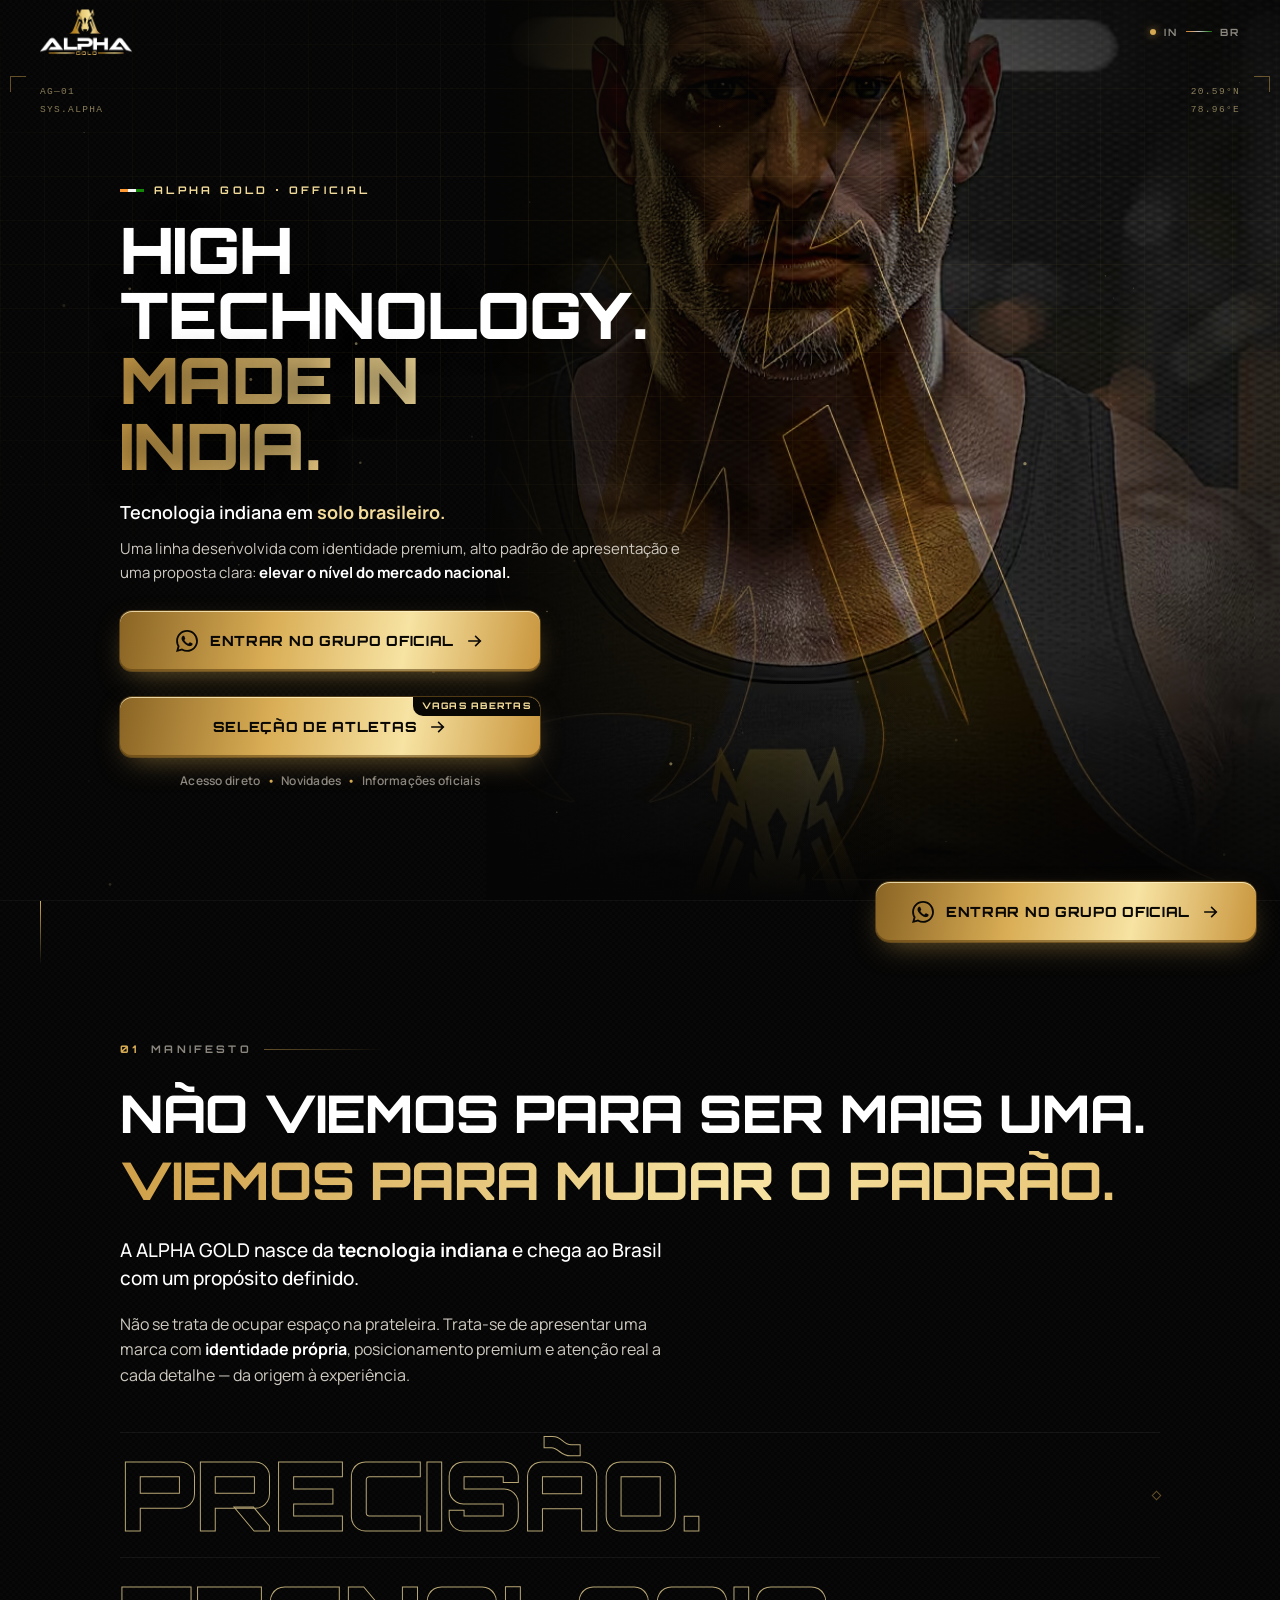
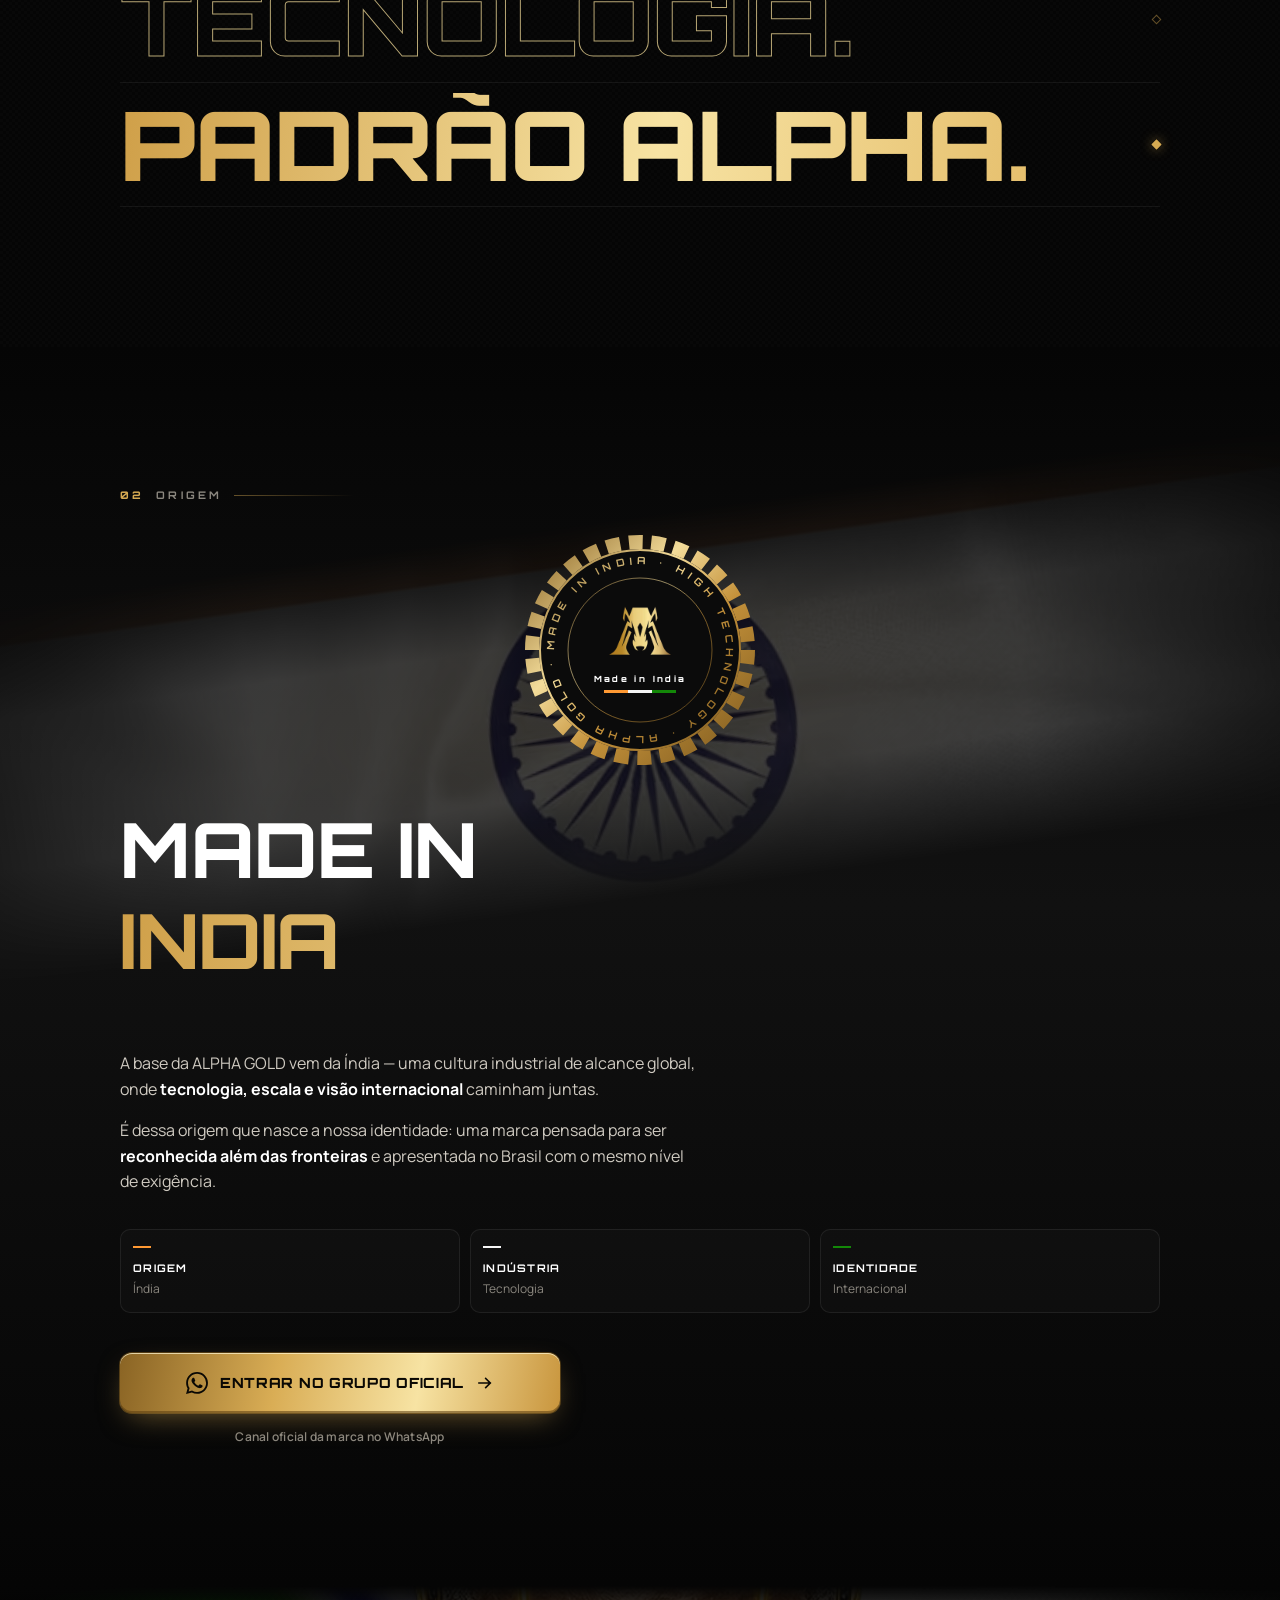
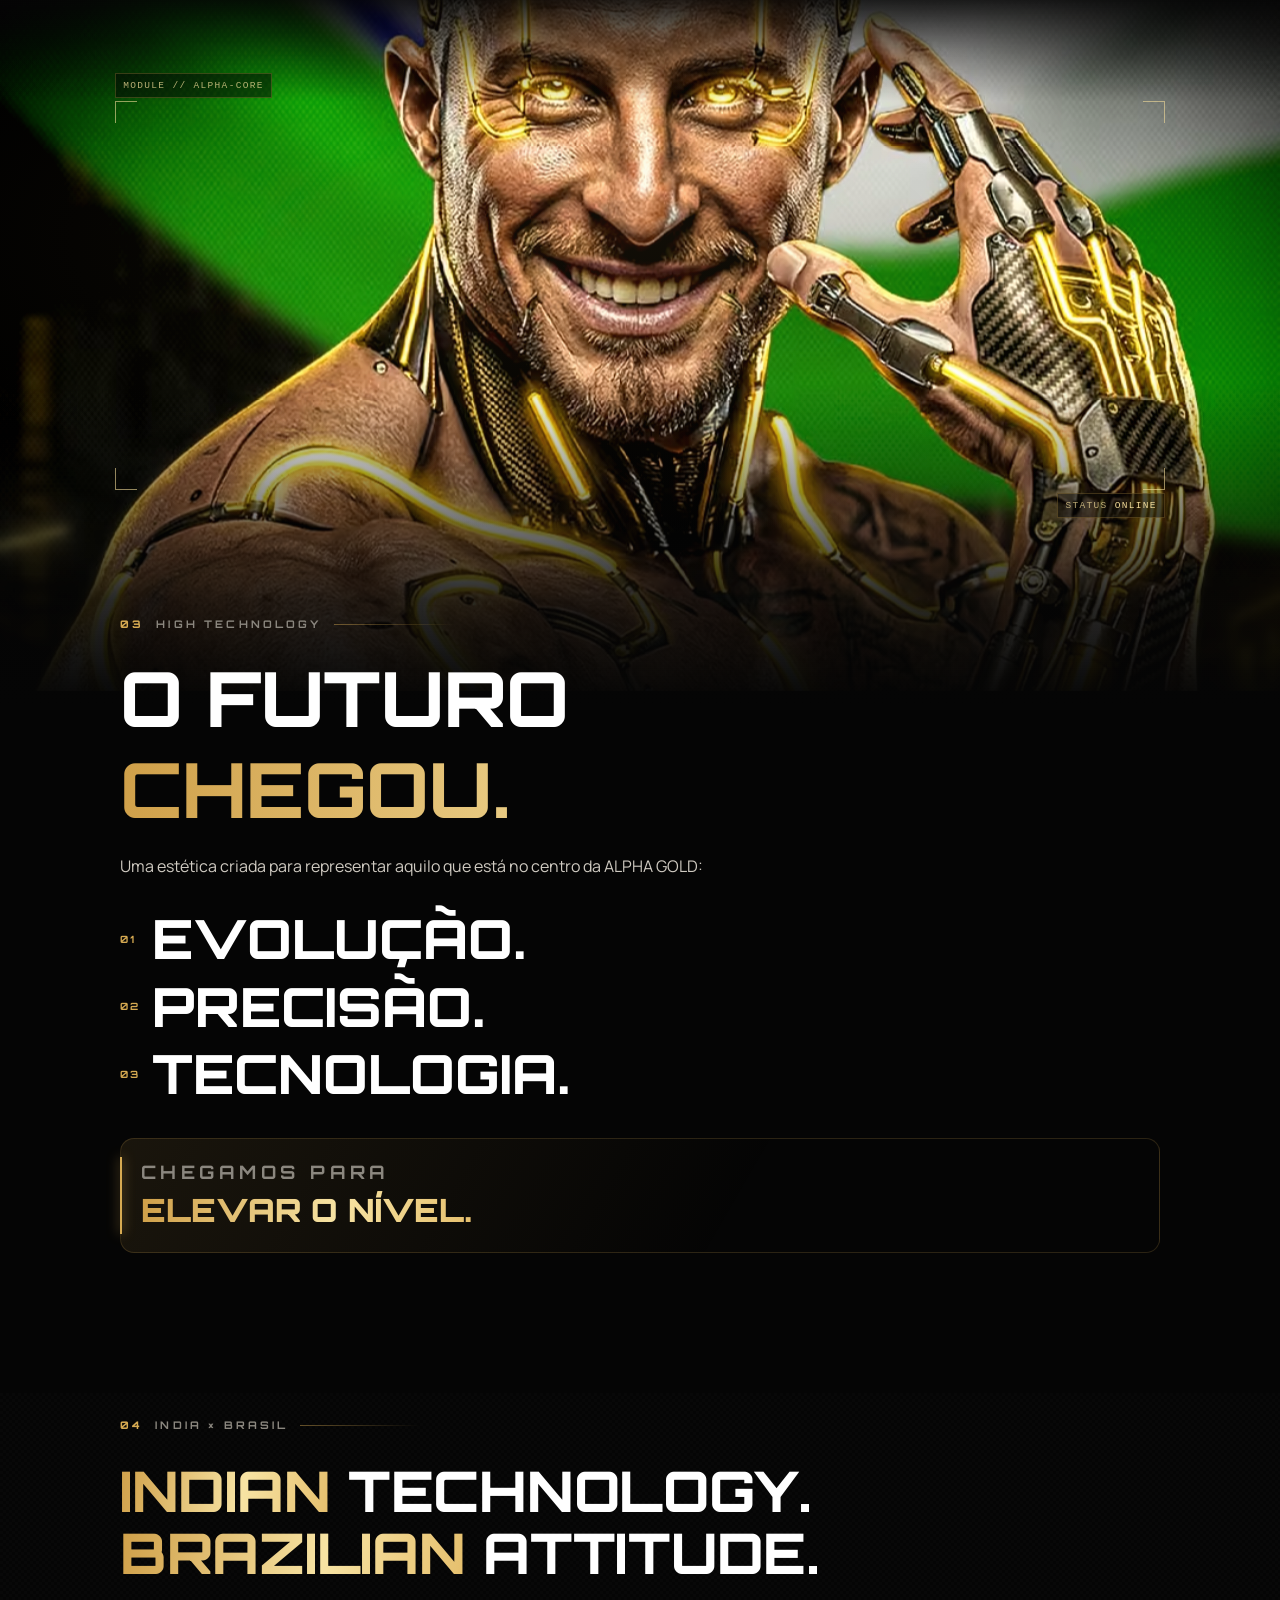
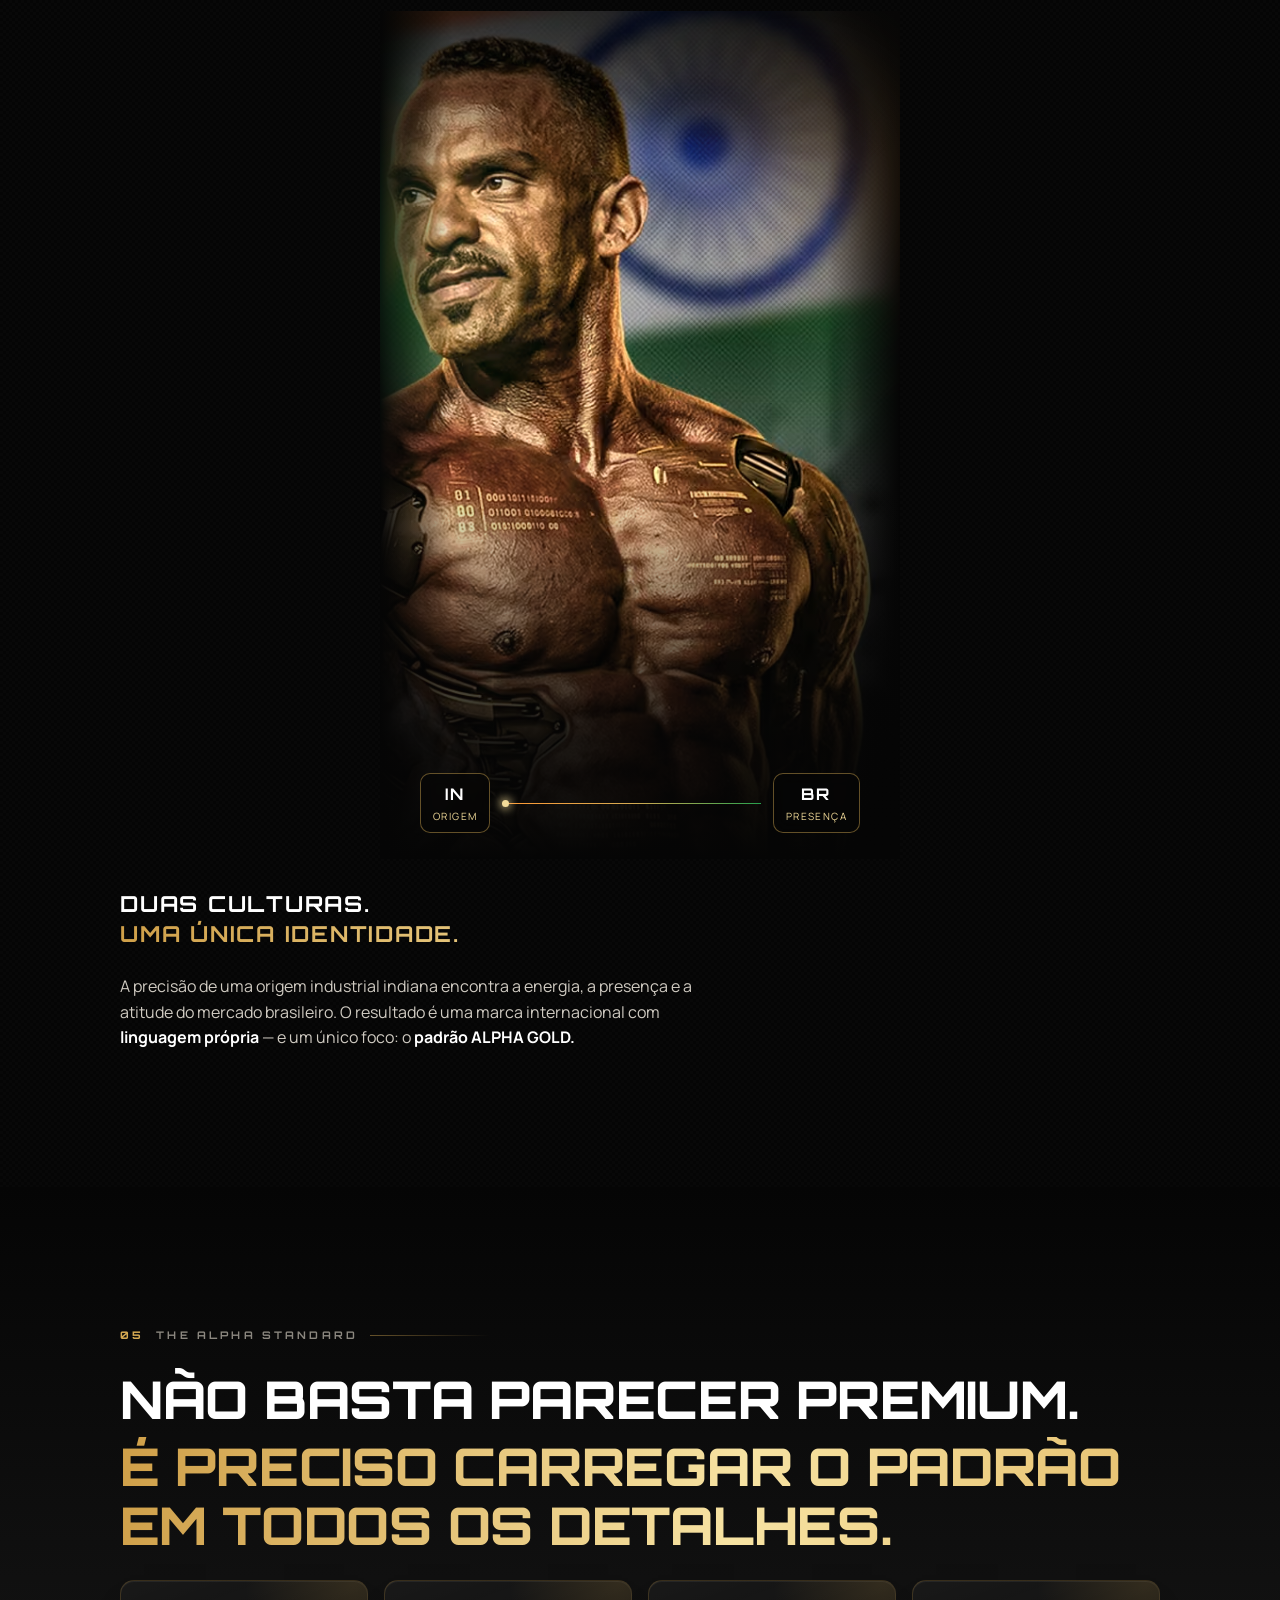
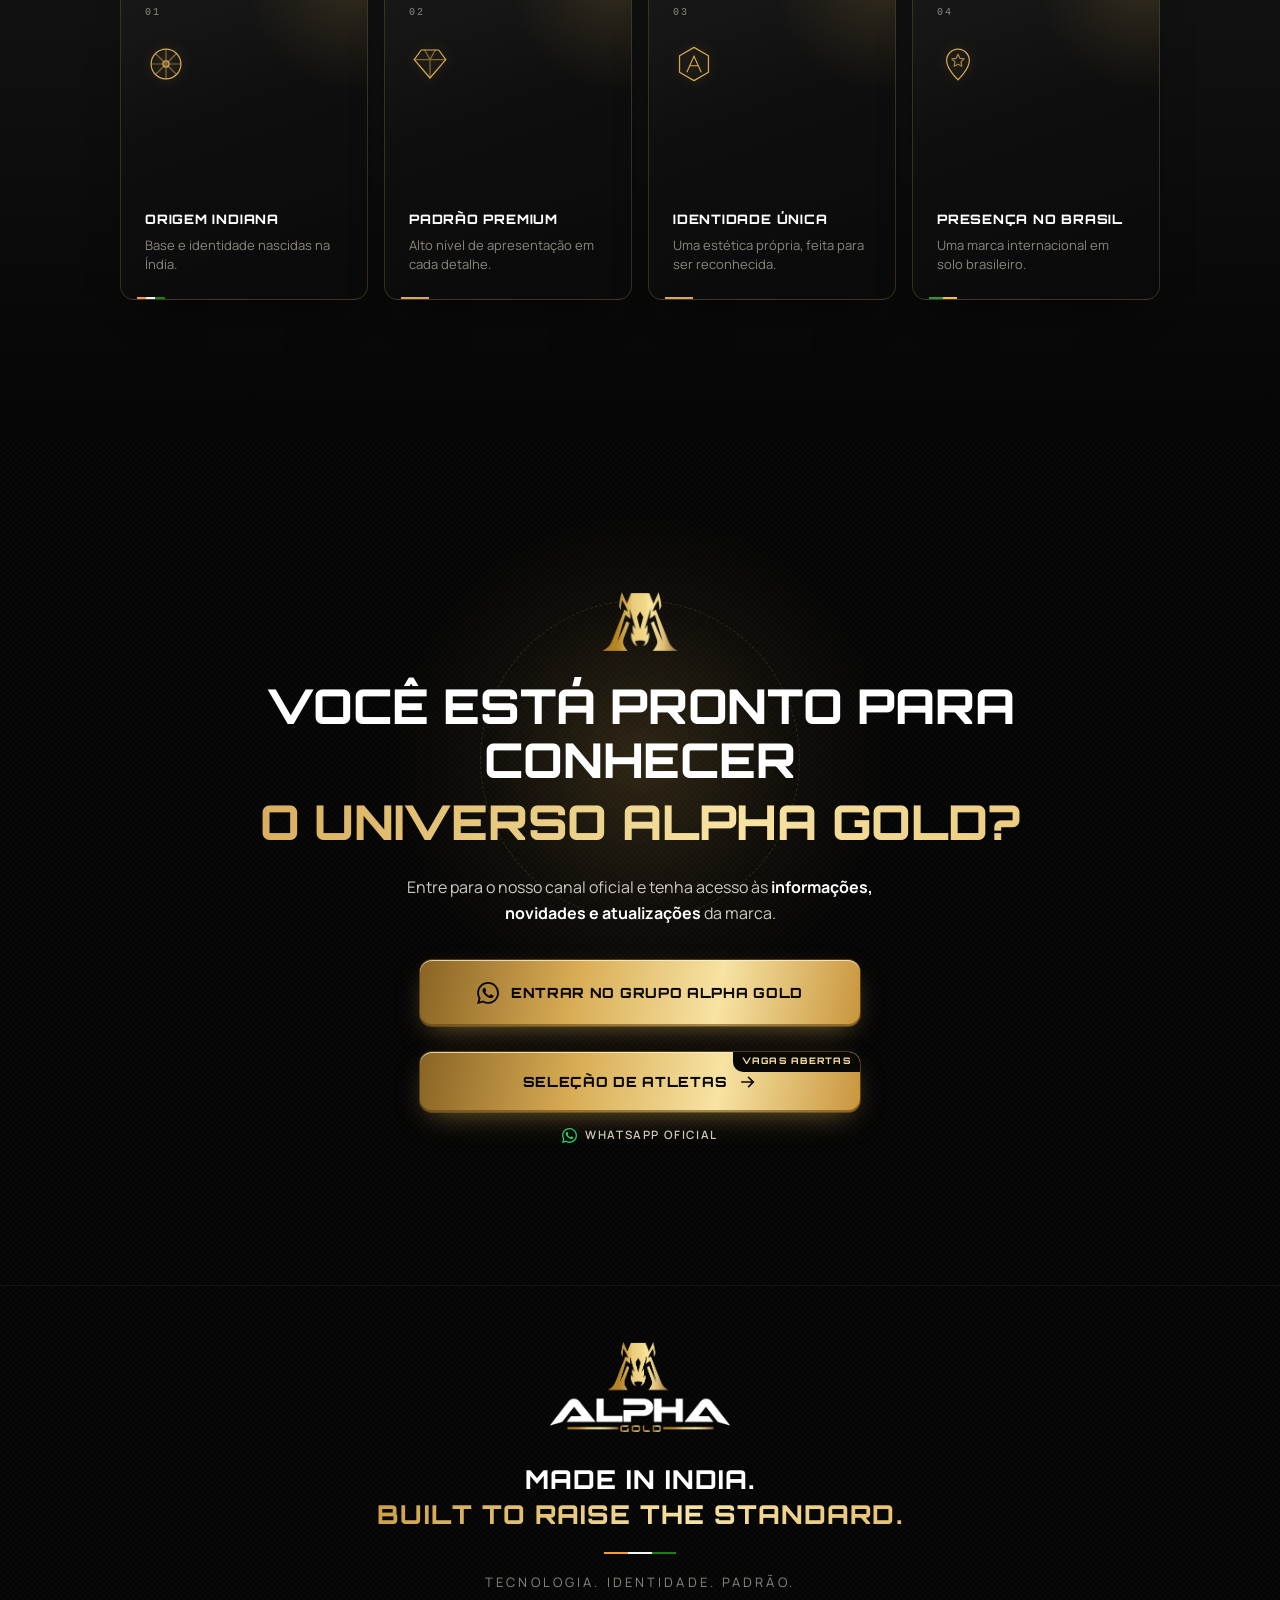
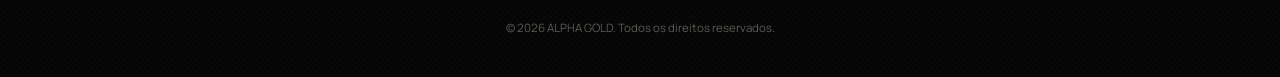
<file: index.html>
<!doctype html>
<html lang="pt-BR">
<head>
  <meta charset="utf-8">
  <meta name="viewport" content="width=device-width, initial-scale=1, viewport-fit=cover">
  <title>ALPHA GOLD | High Technology — Made in India</title>
  <meta name="description" content="Conheça a ALPHA GOLD. Tecnologia, identidade premium e origem indiana em uma experiência desenvolvida para o mercado brasileiro.">
  <meta name="theme-color" content="#050505">
  <meta name="color-scheme" content="dark">
  <script>document.documentElement.classList.add('js')</script>
  <link rel="canonical" href="https://SEU-DOMINIO.com.br/">

  <!-- Open Graph -->
  <meta property="og:type" content="website">
  <meta property="og:locale" content="pt_BR">
  <meta property="og:site_name" content="ALPHA GOLD">
  <meta property="og:title" content="ALPHA GOLD | High Technology — Made in India">
  <meta property="og:description" content="Conheça a ALPHA GOLD. Tecnologia, identidade premium e origem indiana em uma experiência desenvolvida para o mercado brasileiro.">
  <meta property="og:url" content="https://SEU-DOMINIO.com.br/">
  <meta property="og:image" content="https://SEU-DOMINIO.com.br/assets/img/og-image.jpg">
  <meta property="og:image:type" content="image/jpeg">
  <meta property="og:image:width" content="1200">
  <meta property="og:image:height" content="630">
  <meta property="og:image:alt" content="ALPHA GOLD — High Technology, Made in India">
  <meta name="twitter:card" content="summary_large_image">
  <meta name="twitter:title" content="ALPHA GOLD | High Technology — Made in India">
  <meta name="twitter:description" content="Tecnologia, identidade premium e origem indiana em uma experiência desenvolvida para o mercado brasileiro.">
  <meta name="twitter:image" content="https://SEU-DOMINIO.com.br/assets/img/og-image.jpg">

  <link rel="icon" type="image/png" href="assets/img/favicon.png">
  <link rel="apple-touch-icon" href="assets/img/apple-touch-icon.png">

  <!-- LCP: imagem do hero -->
  <link rel="preload" as="image" href="assets/img/hero.avif" type="image/avif" fetchpriority="high">

  <link rel="preconnect" href="https://fonts.googleapis.com">
  <link rel="preconnect" href="https://fonts.gstatic.com" crossorigin>
  <link rel="stylesheet" href="https://fonts.googleapis.com/css2?family=Orbitron:wght@500;700;800;900&family=Manrope:wght@400;500;600;700;800&display=swap">
  <link rel="stylesheet" href="assets/css/styles.css">

  <script type="application/ld+json">
  {
    "@context": "https://schema.org",
    "@type": "Organization",
    "name": "ALPHA GOLD",
    "slogan": "High Technology — Made in India",
    "logo": "https://SEU-DOMINIO.com.br/assets/img/logo.webp"
  }
  </script>
</head>
<body>
  <!-- Sprite de ícones -->
  <svg width="0" height="0" style="position:absolute" aria-hidden="true" focusable="false">
    <symbol id="i-wa" viewBox="0 0 24 24"><path fill="currentColor" d="M17.47 14.38c-.3-.15-1.76-.87-2.03-.97-.27-.1-.47-.15-.67.15-.2.3-.77.97-.94 1.16-.17.2-.35.22-.64.07-.3-.15-1.26-.46-2.39-1.47-.88-.79-1.48-1.76-1.65-2.06-.17-.3-.02-.46.13-.6.13-.14.3-.35.45-.53.15-.17.2-.3.3-.5.1-.2.05-.37-.03-.52-.07-.15-.67-1.61-.91-2.2-.25-.58-.49-.5-.67-.51h-.57c-.2 0-.52.07-.8.37-.27.3-1.04 1.02-1.04 2.48 0 1.46 1.07 2.88 1.21 3.07.15.2 2.1 3.2 5.08 4.49.71.31 1.26.49 1.7.63.71.22 1.36.19 1.87.12.57-.09 1.76-.72 2-1.42.25-.7.25-1.29.18-1.41-.08-.13-.28-.2-.57-.35m-5.42 7.4h-.01a9.87 9.87 0 0 1-5.03-1.38l-.36-.21-3.74.98 1-3.65-.24-.37a9.86 9.86 0 0 1-1.51-5.26c0-5.45 4.44-9.88 9.89-9.88 2.64 0 5.12 1.03 6.99 2.9a9.83 9.83 0 0 1 2.89 6.99c0 5.45-4.44 9.88-9.88 9.88m8.41-18.3A11.82 11.82 0 0 0 12.05 0C5.5 0 .16 5.34.16 11.89c0 2.1.55 4.14 1.59 5.95L.06 24l6.3-1.65a11.88 11.88 0 0 0 5.68 1.45h.01c6.55 0 11.89-5.34 11.89-11.9 0-3.17-1.24-6.16-3.48-8.4Z"/></symbol>
    <symbol id="i-arrow" viewBox="0 0 24 24"><path fill="none" stroke="currentColor" stroke-width="2.2" stroke-linecap="square" d="M4 12h15M13 6l6 6-6 6"/></symbol>
  </svg>

  <a class="skip" href="#manifesto">Pular para o conteúdo</a>

  <header class="topbar" id="topbar">
    <a class="topbar__brand" href="#topo" aria-label="ALPHA GOLD — início">
      <img src="assets/img/logo-sm.webp" width="400" height="200" alt="ALPHA GOLD" decoding="async">
    </a>
    <div class="topbar__hud" aria-hidden="true">
      <span class="dot"></span>
      <span>IN</span><i class="topbar__line"></i><span>BR</span>
    </div>
  </header>

  <main id="topo">

    <!-- ============ HERO ============ -->
    <section class="hero" id="hero" aria-labelledby="hero-title">
      <div class="hero__media" aria-hidden="true">
        <picture>
          <source srcset="assets/img/hero.avif" type="image/avif">
          <img src="assets/img/hero.webp" width="760" height="1350" alt="" fetchpriority="high" decoding="async">
        </picture>
      </div>
      <div class="hero__fx" aria-hidden="true">
        <div class="grid-lines"></div>
        <canvas class="particles" id="particles"></canvas>
        <div class="hud hud--tl"><span>AG—01</span><span>SYS.ALPHA</span></div>
        <div class="hud hud--tr"><span>20.59°N</span><span>78.96°E</span></div>
        <span class="corner corner--tl"></span><span class="corner corner--tr"></span>
        <div class="scanline"></div>
      </div>

      <div class="hero__content container">
        <p class="eyebrow reveal"><span class="tricolor" aria-hidden="true"></span>ALPHA GOLD · Official</p>
        <h1 class="hero__title reveal reveal--blur" id="hero-title">
          <span>High</span>
          <span>Technology.</span>
          <span class="gold-text">Made in</span>
          <span class="gold-text">India.</span>
        </h1>
        <p class="hero__sub reveal">Tecnologia indiana em <strong>solo brasileiro.</strong></p>
        <p class="hero__text reveal">Uma linha desenvolvida com identidade premium, alto padrão de apresentação e uma proposta clara: <strong>elevar o nível do mercado nacional.</strong></p>

        <div class="cta-block reveal">
          <a class="btn-gold" href="https://chat.whatsapp.com/I4d3pxrMCnHClSR1aerVGS" target="_blank" rel="noopener" data-track="whatsapp_hero_click" id="cta-hero">
            <svg class="btn-gold__icon" aria-hidden="true"><use href="#i-wa"/></svg>
            <span>Entrar no grupo oficial</span>
            <svg class="btn-gold__arrow" aria-hidden="true"><use href="#i-arrow"/></svg>
          </a>
          <a class="btn-gold btn-gold--seletiva" href="/seletiva" data-track="seletiva_hero_click">
            <span>Seleção de atletas</span>
            <svg class="btn-gold__arrow" aria-hidden="true"><use href="#i-arrow"/></svg>
          </a>
          <p class="microcopy">Acesso direto <i>•</i> Novidades <i>•</i> Informações oficiais</p>
        </div>
      </div>
    </section>

    <!-- ============ MANIFESTO ============ -->
    <section class="section manifesto" id="manifesto" aria-labelledby="manifesto-title">
      <div class="container">
        <p class="section-tag reveal"><b>01</b><span>Manifesto</span></p>
        <h2 class="h2 reveal reveal--blur" id="manifesto-title">
          Não viemos para ser mais uma.
          <span class="gold-text">Viemos para mudar o padrão.</span>
        </h2>
        <div class="manifesto__body">
          <p class="lead reveal">A ALPHA GOLD nasce da <strong>tecnologia indiana</strong> e chega ao Brasil com um propósito definido.</p>
          <p class="reveal">Não se trata de ocupar espaço na prateleira. Trata-se de apresentar uma marca com <strong>identidade própria</strong>, posicionamento premium e atenção real a cada detalhe — da origem à experiência.</p>
        </div>

        <ul class="bigwords" aria-label="Pilares ALPHA GOLD">
          <li class="bigwords__item reveal reveal--slide"><span class="outline-text">Precisão.</span></li>
          <li class="bigwords__item reveal reveal--slide"><span class="outline-text">Tecnologia.</span></li>
          <li class="bigwords__item reveal reveal--slide"><span class="gold-text">Padrão Alpha.</span></li>
        </ul>
      </div>
    </section>

    <!-- ============ MADE IN INDIA ============ -->
    <section class="section india" id="made-in-india" aria-labelledby="india-title">
      <div class="india__fabric" aria-hidden="true">
        <picture>
          <source srcset="assets/img/flag.avif" type="image/avif">
          <img src="assets/img/flag.webp" width="900" height="550" alt="" loading="lazy" decoding="async">
        </picture>
      </div>

      <div class="container india__inner">
        <p class="section-tag reveal"><b>02</b><span>Origem</span></p>

        <div class="seal reveal reveal--scale" aria-hidden="true">
          <svg class="seal__svg" viewBox="0 0 240 240">
            <defs>
              <linearGradient id="g-gold" x1="0" y1="0" x2="1" y2="1">
                <stop offset="0" stop-color="#8a6424"/><stop offset=".35" stop-color="#f3dc9a"/>
                <stop offset=".6" stop-color="#c4913a"/><stop offset="1" stop-color="#7d5a1f"/>
              </linearGradient>
              <path id="seal-ring" d="M120 120 m-86 0 a86 86 0 1 1 172 0 a86 86 0 1 1 -172 0"/>
            </defs>
            <g class="seal__teeth">
              <circle cx="120" cy="120" r="108" fill="none" stroke="url(#g-gold)" stroke-width="14" stroke-dasharray="14 8.6"/>
            </g>
            <circle cx="120" cy="120" r="100" fill="#0b0b0b" stroke="url(#g-gold)" stroke-width="2"/>
            <circle cx="120" cy="120" r="72" fill="none" stroke="url(#g-gold)" stroke-width="1" opacity=".6"/>
            <g class="seal__text">
              <text font-family="Orbitron, sans-serif" font-size="10" font-weight="700" letter-spacing="2.4" fill="url(#g-gold)">
                <textPath href="#seal-ring" textLength="530" lengthAdjust="spacing">MADE IN INDIA • HIGH TECHNOLOGY • ALPHA GOLD •</textPath>
              </text>
            </g>
            <rect x="84" y="160" width="24" height="3" fill="#FF9933"/>
            <rect x="108" y="160" width="24" height="3" fill="#F5F5F5"/>
            <rect x="132" y="160" width="24" height="3" fill="#138808"/>
          </svg>
          <img class="seal__emblem" src="assets/img/emblem.webp" width="160" height="125" alt="" loading="lazy" decoding="async">
          <span class="seal__label">Made in India</span>
        </div>

        <h2 class="h2 h2--xl reveal reveal--blur" id="india-title">Made in <span class="gold-text">India</span></h2>
        <p class="subtitle reveal">A origem faz parte do nosso DNA.</p>

        <div class="india__body">
          <p class="reveal">A base da ALPHA GOLD vem da Índia — uma cultura industrial de alcance global, onde <strong>tecnologia, escala e visão internacional</strong> caminham juntas.</p>
          <p class="reveal">É dessa origem que nasce a nossa identidade: uma marca pensada para ser <strong>reconhecida além das fronteiras</strong> e apresentada no Brasil com o mesmo nível de exigência.</p>
        </div>

        <ul class="pillars reveal">
          <li><span class="pillars__bar pillars__bar--saffron"></span><b>Origem</b><small>Índia</small></li>
          <li><span class="pillars__bar pillars__bar--white"></span><b>Indústria</b><small>Tecnologia</small></li>
          <li><span class="pillars__bar pillars__bar--green"></span><b>Identidade</b><small>Internacional</small></li>
        </ul>

        <div class="cta-block cta-block--mid reveal">
          <a class="btn-gold" href="https://chat.whatsapp.com/I4d3pxrMCnHClSR1aerVGS" target="_blank" rel="noopener" data-track="whatsapp_mid_click">
            <svg class="btn-gold__icon" aria-hidden="true"><use href="#i-wa"/></svg>
            <span>Entrar no grupo oficial</span>
            <svg class="btn-gold__arrow" aria-hidden="true"><use href="#i-arrow"/></svg>
          </a>
          <p class="microcopy">Canal oficial da marca no WhatsApp</p>
        </div>
      </div>
    </section>

    <!-- ============ HIGH TECHNOLOGY ============ -->
    <section class="hitech" id="high-technology" aria-labelledby="hitech-title">
      <div class="hitech__media" aria-hidden="true">
        <div class="hitech__parallax" data-parallax>
          <picture>
            <source srcset="assets/img/cyborg.avif" type="image/avif">
            <img src="assets/img/cyborg.webp" width="1080" height="905" alt="" loading="lazy" decoding="async">
          </picture>
        </div>
        <div class="hitech__frame">
          <span class="corner corner--tl"></span><span class="corner corner--tr"></span>
          <span class="corner corner--bl"></span><span class="corner corner--br"></span>
          <span class="hitech__readout hitech__readout--a">MODULE // ALPHA-CORE</span>
          <span class="hitech__readout hitech__readout--b">STATUS <em>ONLINE</em></span>
        </div>
        <div class="scanline scanline--slow"></div>
      </div>

      <div class="container hitech__content">
        <p class="section-tag reveal"><b>03</b><span>High Technology</span></p>
        <h2 class="h2 h2--xl reveal reveal--blur" id="hitech-title">O futuro <span class="gold-text">chegou.</span></h2>
        <p class="reveal">Uma estética criada para representar aquilo que está no centro da ALPHA GOLD:</p>
        <ul class="triad" aria-label="O que nos move">
          <li class="reveal reveal--slide"><i>01</i>Evolução.</li>
          <li class="reveal reveal--slide"><i>02</i>Precisão.</li>
          <li class="reveal reveal--slide"><i>03</i>Tecnologia.</li>
        </ul>
        <p class="statement reveal"><span>Chegamos para</span> <strong class="gold-text">elevar o nível.</strong></p>
      </div>
    </section>

    <!-- ============ INDIA X BRASIL ============ -->
    <section class="section fusion" id="india-brasil" aria-labelledby="fusion-title">
      <div class="container">
        <p class="section-tag reveal"><b>04</b><span>India × Brasil</span></p>
        <h2 class="h2 reveal reveal--blur" id="fusion-title">
          <span class="fusion__line"><span class="gold-text">Indian</span> technology.</span>
          <span class="fusion__line"><span class="gold-text">Brazilian</span> attitude.</span>
        </h2>
      </div>

      <div class="fusion__visual reveal reveal--scale">
        <picture>
          <source srcset="assets/img/fusion.avif" type="image/avif">
          <img src="assets/img/fusion.webp" width="552" height="1228" alt="Atleta com elementos tecnológicos dourados representando a união entre Índia e Brasil" loading="lazy" decoding="async">
        </picture>
        <div class="fusion__glow fusion__glow--in" aria-hidden="true"></div>
        <div class="fusion__glow fusion__glow--br" aria-hidden="true"></div>
        <div class="route" aria-hidden="true">
          <div class="route__node"><b>IN</b><small>Origem</small></div>
          <div class="route__track"><span class="route__pulse"></span></div>
          <div class="route__node"><b>BR</b><small>Presença</small></div>
        </div>
      </div>

      <div class="container fusion__copy">
        <p class="subtitle subtitle--stack reveal"><span>Duas culturas.</span><span class="gold-text">Uma única identidade.</span></p>
        <p class="reveal">A precisão de uma origem industrial indiana encontra a energia, a presença e a atitude do mercado brasileiro. O resultado é uma marca internacional com <strong>linguagem própria</strong> — e um único foco: o <strong>padrão ALPHA GOLD.</strong></p>
      </div>
    </section>

    <!-- ============ THE ALPHA STANDARD ============ -->
    <section class="section standard" id="alpha-standard" aria-labelledby="standard-title">
      <div class="container">
        <p class="section-tag reveal"><b>05</b><span>The Alpha Standard</span></p>
        <h2 class="h2 reveal reveal--blur" id="standard-title">
          Não basta parecer premium.
          <span class="gold-text">É preciso carregar o padrão em todos os detalhes.</span>
        </h2>

        <ul class="cards">
          <li class="card reveal">
            <span class="card__num">01</span>
            <svg class="card__icon" viewBox="0 0 48 48" aria-hidden="true">
              <circle cx="24" cy="24" r="17" /><circle cx="24" cy="24" r="3.5" />
              <path d="M24 7v34M7 24h34M12 12l24 24M36 12 12 36" opacity=".55"/>
            </svg>
            <h3 class="card__title">Origem indiana</h3>
            <p class="card__text">Base e identidade nascidas na Índia.</p>
            <span class="card__accent card__accent--in"></span>
          </li>
          <li class="card reveal">
            <span class="card__num">02</span>
            <svg class="card__icon" viewBox="0 0 48 48" aria-hidden="true">
              <path d="M14 8h20l8 11-18 21L6 19z"/><path d="M6 19h36M18 8l6 11 6-11M24 19v21" opacity=".55"/>
            </svg>
            <h3 class="card__title">Padrão premium</h3>
            <p class="card__text">Alto nível de apresentação em cada detalhe.</p>
            <span class="card__accent"></span>
          </li>
          <li class="card reveal">
            <span class="card__num">03</span>
            <svg class="card__icon" viewBox="0 0 48 48" aria-hidden="true">
              <path d="M24 5 40.5 14.5v19L24 43 7.5 33.5v-19z"/><path d="M16 33 24 15l8 18M19.5 26h9" />
            </svg>
            <h3 class="card__title">Identidade única</h3>
            <p class="card__text">Uma estética própria, feita para ser reconhecida.</p>
            <span class="card__accent"></span>
          </li>
          <li class="card reveal">
            <span class="card__num">04</span>
            <svg class="card__icon" viewBox="0 0 48 48" aria-hidden="true">
              <path d="M24 42s13-12.3 13-22a13 13 0 1 0-26 0c0 9.7 13 22 13 22z"/><path d="M24 13l2.2 4.5 4.8.7-3.5 3.4.8 4.9-4.3-2.3-4.3 2.3.8-4.9-3.5-3.4 4.8-.7z" opacity=".75"/>
            </svg>
            <h3 class="card__title">Presença no Brasil</h3>
            <p class="card__text">Uma marca internacional em solo brasileiro.</p>
            <span class="card__accent card__accent--br"></span>
          </li>
        </ul>
      </div>
    </section>

    <!-- ============ FINAL CTA ============ -->
    <section class="section final" id="final" aria-labelledby="final-title">
      <div class="final__halo" aria-hidden="true"></div>
      <div class="container final__inner">
        <img class="final__emblem reveal reveal--scale" src="assets/img/emblem.webp" width="160" height="125" alt="" loading="lazy" decoding="async">
        <h2 class="h2 reveal reveal--blur" id="final-title">
          Você está pronto para conhecer
          <span class="gold-text">o universo ALPHA GOLD?</span>
        </h2>
        <p class="reveal">Entre para o nosso canal oficial e tenha acesso às <strong>informações, novidades e atualizações</strong> da marca.</p>

        <div class="cta-block cta-block--final reveal" id="cta-final">
          <a class="btn-gold btn-gold--xl" href="https://chat.whatsapp.com/I4d3pxrMCnHClSR1aerVGS" target="_blank" rel="noopener" data-track="whatsapp_final_click">
            <svg class="btn-gold__icon" aria-hidden="true"><use href="#i-wa"/></svg>
            <span>Entrar no grupo ALPHA GOLD</span>
          </a>
          <a class="btn-gold btn-gold--seletiva" href="/seletiva" data-track="seletiva_final_click">
            <span>Seleção de atletas</span>
            <svg class="btn-gold__arrow" aria-hidden="true"><use href="#i-arrow"/></svg>
          </a>
          <p class="microcopy microcopy--official"><svg aria-hidden="true"><use href="#i-wa"/></svg> WhatsApp Oficial</p>
        </div>
      </div>
    </section>
  </main>

  <footer class="footer">
    <div class="container footer__inner">
      <img class="footer__logo" src="assets/img/logo.webp" width="818" height="408" alt="ALPHA GOLD" loading="lazy" decoding="async">
      <p class="footer__claim">Made in India.<br><span class="gold-text">Built to raise the standard.</span></p>
      <span class="tricolor tricolor--wide" aria-hidden="true"></span>
      <p class="footer__values">Tecnologia. Identidade. Padrão.</p>
      <p class="footer__legal">© <span id="year">2026</span> ALPHA GOLD. Todos os direitos reservados.</p>
    </div>
  </footer>

  <!-- Sticky CTA -->
  <div class="sticky-cta" id="sticky-cta" aria-hidden="true">
    <a class="btn-gold btn-gold--sticky" href="https://chat.whatsapp.com/I4d3pxrMCnHClSR1aerVGS" target="_blank" rel="noopener" data-track="whatsapp_sticky_click" tabindex="-1">
      <svg class="btn-gold__icon" aria-hidden="true"><use href="#i-wa"/></svg>
      <span>Entrar no grupo oficial</span>
      <svg class="btn-gold__arrow" aria-hidden="true"><use href="#i-arrow"/></svg>
    </a>
  </div>

  <script src="assets/js/main.js" defer></script>
</body>
</html>
</file>
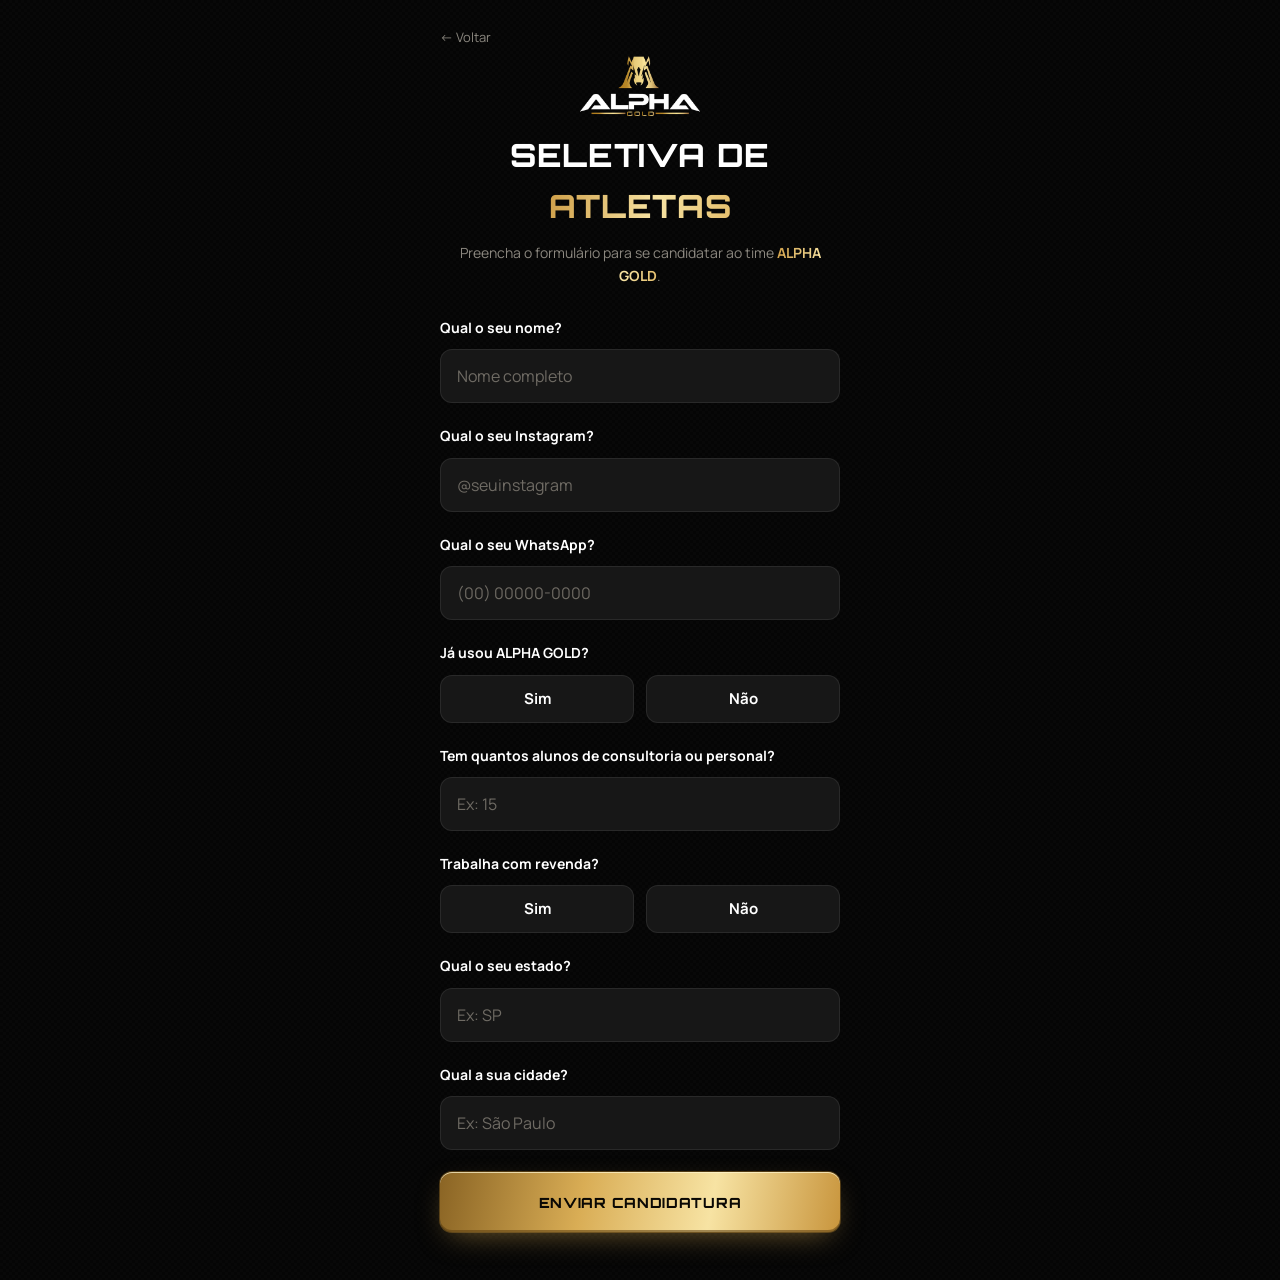
<file: seletiva.html>
<!doctype html>
<html lang="pt-BR">
<head>
  <meta charset="utf-8">
  <meta name="viewport" content="width=device-width, initial-scale=1, viewport-fit=cover">
  <title>Seletiva de Atletas | ALPHA GOLD</title>
  <meta name="description" content="Candidate-se ao time de atletas ALPHA GOLD. Preencha o formulário da seletiva.">
  <meta name="theme-color" content="#050505">
  <meta name="color-scheme" content="dark">
  <link rel="icon" type="image/png" href="assets/img/favicon.png">
  <link rel="apple-touch-icon" href="assets/img/apple-touch-icon.png">
  <link rel="preconnect" href="https://fonts.googleapis.com">
  <link rel="preconnect" href="https://fonts.gstatic.com" crossorigin>
  <link rel="stylesheet" href="https://fonts.googleapis.com/css2?family=Orbitron:wght@500;700;800;900&family=Manrope:wght@400;500;600;700;800&display=swap">
  <link rel="stylesheet" href="assets/css/styles.css">
  <link rel="stylesheet" href="assets/css/seletiva.css">
</head>
<body class="sel">
  <main class="sel__wrap">
    <a class="sel__back" href="/">← Voltar</a>
    <img class="sel__logo" src="assets/img/logo-sm.webp" width="200" height="100" alt="ALPHA GOLD">
    <h1 class="sel__title">SELETIVA DE <span class="gold-text">ATLETAS</span></h1>
    <p class="sel__sub">Preencha o formulário para se candidatar ao time <strong class="gold-text">ALPHA GOLD</strong>.</p>

    <form class="sel__form" id="form" novalidate>
      <div class="field">
        <label for="nome">Qual o seu nome?</label>
        <input id="nome" name="nome" type="text" autocomplete="name" placeholder="Nome completo" required>
      </div>
      <div class="field">
        <label for="instagram">Qual o seu Instagram?</label>
        <input id="instagram" name="instagram" type="text" autocomplete="off" autocapitalize="none" placeholder="@seuinstagram" required>
      </div>
      <div class="field">
        <label for="whatsapp">Qual o seu WhatsApp?</label>
        <input id="whatsapp" name="whatsapp" type="tel" inputmode="tel" autocomplete="tel" placeholder="(00) 00000-0000" required>
      </div>

      <fieldset class="field">
        <legend>Já usou ALPHA GOLD?</legend>
        <div class="choice">
          <label><input type="radio" name="jaUsou" value="sim" required><span>Sim</span></label>
          <label><input type="radio" name="jaUsou" value="nao"><span>Não</span></label>
        </div>
      </fieldset>

      <div class="field">
        <label for="alunos">Tem quantos alunos de consultoria ou personal?</label>
        <input id="alunos" name="alunos" type="text" inputmode="numeric" placeholder="Ex: 15" required>
      </div>

      <fieldset class="field">
        <legend>Trabalha com revenda?</legend>
        <div class="choice">
          <label><input type="radio" name="revenda" value="sim" required><span>Sim</span></label>
          <label><input type="radio" name="revenda" value="nao"><span>Não</span></label>
        </div>
      </fieldset>

      <div class="field" data-revenda>
        <label for="revendaMedia">Quanto revende em média por mês?</label>
        <input id="revendaMedia" name="revendaMedia" type="text" inputmode="numeric" placeholder="Ex: R$ 3.000">
      </div>
      <div class="field" data-revenda>
        <label for="produtosMes">Ganha quantos produtos por mês?</label>
        <input id="produtosMes" name="produtosMes" type="text" placeholder="Ex: 5 produtos">
      </div>
      <div class="field" data-revenda>
        <label for="prazoFornecedor">Em quanto tempo o seu fornecedor atual faz os envios?</label>
        <input id="prazoFornecedor" name="prazoFornecedor" type="text" placeholder="Ex: 5 dias úteis">
      </div>

      <div class="field">
        <label for="estado">Qual o seu estado?</label>
        <input id="estado" name="estado" type="text" maxlength="2" autocapitalize="characters" autocomplete="address-level1" placeholder="Ex: SP" required>
      </div>
      <div class="field">
        <label for="cidade">Qual a sua cidade?</label>
        <input id="cidade" name="cidade" type="text" autocomplete="address-level2" placeholder="Ex: São Paulo" required>
      </div>

      <!-- honeypot -->
      <div class="hp" aria-hidden="true"><label>Website <input type="text" name="website" tabindex="-1" autocomplete="off"></label></div>

      <p class="sel__error" id="error" role="alert" hidden></p>
      <button class="btn-gold" type="submit" id="submit"><span>Enviar candidatura</span></button>
    </form>

    <div class="sel__done" id="done" hidden>
      <h2 class="h2">Candidatura <span class="gold-text">enviada!</span></h2>
      <p>Recebemos os seus dados. Nossa equipe entrará em contato pelo WhatsApp.</p>
      <a class="btn-gold" href="/"><span>Voltar ao site</span></a>
    </div>
  </main>
  <script src="assets/js/seletiva.js" defer></script>
</body>
</html>
</file>
<file: assets/css/styles.css>
/* =========================================================
   ALPHA GOLD — Landing page (mobile-first)
   ========================================================= */

:root {
  --black: #050505;
  --graphite: #111111;
  --graphite-2: #171717;
  --line: rgba(214, 170, 82, .18);
  --line-strong: rgba(214, 170, 82, .45);
  --gold: #d6aa52;
  --gold-light: #f3dc9a;
  --gold-deep: #8a6424;
  --amber: #e89a2c;
  --white: #ffffff;
  --text: #cfcac1;
  --muted: #8b877f;
  --saffron: #ff9933;
  --india-white: #f5f5f5;
  --india-green: #138808;

  --gold-metal: linear-gradient(100deg, #8a6424 0%, #d9ad55 20%, #f7e3a3 38%, #c9963e 56%, #8c6420 76%, #e6c274 100%);
  --gold-text-grad: linear-gradient(100deg, #cf9f48 0%, #f7e3a3 30%, #e2b862 55%, #fff0c4 75%, #d6a74f 100%);

  --f-display: "Orbitron", "Arial Black", system-ui, sans-serif;
  --f-body: "Manrope", system-ui, -apple-system, "Segoe UI", Roboto, sans-serif;
  --f-mono: ui-monospace, "SFMono-Regular", Menlo, Consolas, monospace;

  --gutter: 20px;
  --section-y: 104px;
  --radius: 14px;
  --ease: cubic-bezier(.2, .7, .1, 1);
  --sticky-h: 60px;
  --safe-b: env(safe-area-inset-bottom, 0px);
}

/* ---------- Reset / base ---------- */
*, *::before, *::after { box-sizing: border-box; }
html { -webkit-text-size-adjust: 100%; scroll-behavior: smooth; }
body {
  margin: 0;
  background-color: var(--black);
  /* fibra de carbono extremamente sutil */
  background-image:
    linear-gradient(45deg, rgba(255,255,255,.012) 25%, transparent 25%, transparent 75%, rgba(255,255,255,.012) 75%),
    linear-gradient(45deg, rgba(255,255,255,.012) 25%, transparent 25%, transparent 75%, rgba(255,255,255,.012) 75%);
  background-size: 6px 6px;
  background-position: 0 0, 3px 3px;
  color: var(--text);
  font-family: var(--f-body);
  font-size: 16px;
  line-height: 1.6;
  -webkit-font-smoothing: antialiased;
  text-rendering: optimizeLegibility;
  overflow-x: hidden;
  padding-bottom: calc(var(--sticky-h) + 24px + var(--safe-b));
}
img, svg, picture { display: block; max-width: 100%; }
img { height: auto; }
a { color: inherit; }
p { margin: 0 0 1em; }
ul { list-style: none; margin: 0; padding: 0; }
h1, h2, h3 { margin: 0; font-weight: 800; }
strong { color: var(--white); font-weight: 700; }
::selection { background: var(--gold); color: var(--black); }

.container { width: 100%; max-width: 1120px; margin-inline: auto; padding-inline: var(--gutter); }

.skip {
  position: absolute; left: 12px; top: -60px; z-index: 100;
  background: var(--gold); color: var(--black); padding: 10px 14px; border-radius: 8px; font-weight: 700;
}
.skip:focus { top: 12px; }

:focus-visible { outline: 2px solid var(--gold-light); outline-offset: 3px; }

/* ---------- Tipografia ---------- */
.gold-text {
  color: var(--gold);
  background: var(--gold-text-grad);
  background-size: 200% 100%;
  -webkit-background-clip: text;
  background-clip: text;
  -webkit-text-fill-color: transparent;
}
.outline-text {
  color: transparent;
  -webkit-text-stroke: 1px rgba(243, 220, 154, .75);
}

.eyebrow {
  display: inline-flex; align-items: center; gap: 10px;
  font-family: var(--f-display); font-weight: 700;
  font-size: 10.5px; letter-spacing: .32em; text-transform: uppercase;
  color: var(--gold-light);
  margin-bottom: 18px;
}

.tricolor {
  display: inline-block; width: 24px; height: 3px; flex: none;
  background: linear-gradient(90deg, var(--saffron) 0 33.3%, var(--india-white) 33.3% 66.6%, var(--india-green) 66.6%);
}
.tricolor--wide { width: 72px; height: 2px; }

.section-tag {
  display: flex; align-items: center; gap: 12px;
  font-family: var(--f-display); font-size: 10.5px; font-weight: 700;
  letter-spacing: .3em; text-transform: uppercase; color: var(--muted);
  margin-bottom: 26px;
}
.section-tag b { color: var(--gold); font-weight: 800; }
.section-tag::after {
  content: ""; flex: 1; height: 1px; max-width: 120px;
  background: linear-gradient(90deg, var(--line-strong), transparent);
}

.h2 {
  font-family: var(--f-display); font-weight: 800;
  font-size: clamp(25px, 7.4vw, 52px); line-height: 1.12;
  letter-spacing: -.005em; text-transform: uppercase; color: var(--white);
  margin-bottom: 26px;
}
.h2 > .gold-text { display: block; margin-top: .18em; }
.h2--xl { font-size: clamp(34px, 10.5vw, 76px); line-height: 1.02; }

.subtitle {
  font-family: var(--f-display); font-weight: 700;
  font-size: 12.5px; letter-spacing: .14em; text-transform: uppercase;
  color: var(--gold-light); margin-bottom: 26px;
}
.subtitle--stack span { display: block; }
.subtitle--stack { font-size: clamp(15px, 4.6vw, 22px); letter-spacing: .08em; color: var(--white); line-height: 1.35; }

.lead { font-size: 19px; line-height: 1.5; color: var(--white); font-weight: 500; }

/* ---------- Topbar ---------- */
.topbar {
  position: fixed; inset: 0 0 auto 0; z-index: 40;
  display: flex; align-items: center; justify-content: space-between;
  height: 64px; padding: 0 var(--gutter);
  padding-top: env(safe-area-inset-top, 0px);
  height: calc(64px + env(safe-area-inset-top, 0px));
  transition: background-color .4s var(--ease), backdrop-filter .4s, border-color .4s;
  border-bottom: 1px solid transparent;
}
.topbar.is-solid {
  background: rgba(5, 5, 5, .78);
  -webkit-backdrop-filter: blur(14px) saturate(1.2);
  backdrop-filter: blur(14px) saturate(1.2);
  border-bottom-color: rgba(214, 170, 82, .12);
}
.topbar__brand { display: flex; align-items: center; min-height: 44px; }
.topbar__brand img { width: 92px; height: auto; }
.topbar__hud {
  display: flex; align-items: center; gap: 8px;
  font-family: var(--f-display); font-size: 10px; font-weight: 700; letter-spacing: .2em; color: var(--muted);
}
.topbar__hud .dot {
  width: 6px; height: 6px; border-radius: 50%; background: var(--gold);
  box-shadow: 0 0 8px rgba(214, 170, 82, .8);
}
.topbar__line {
  width: 26px; height: 1px;
  background: linear-gradient(90deg, var(--saffron), var(--india-white), var(--india-green));
  opacity: .8;
}

/* ---------- Botão dourado ---------- */
.btn-gold {
  --h: 60px;
  position: relative; isolation: isolate; overflow: hidden;
  display: flex; align-items: center; justify-content: center; gap: 12px;
  width: 100%; min-height: var(--h); padding: 0 16px;
  border-radius: 12px;
  background: var(--gold-metal);
  background-size: 180% 100%;
  color: #0a0804; text-decoration: none;
  font-family: var(--f-display); font-weight: 800; font-size: clamp(11.5px, 3.35vw, 14px); letter-spacing: .05em; text-transform: uppercase;
  white-space: nowrap;
  box-shadow:
    inset 0 1px 0 rgba(255, 244, 205, .75),
    inset 0 -2px 0 rgba(90, 60, 15, .55),
    0 10px 30px -10px rgba(214, 170, 82, .55),
    0 0 0 1px rgba(120, 85, 25, .6);
  -webkit-tap-highlight-color: transparent;
  touch-action: manipulation;
  transition: transform .25s var(--ease), box-shadow .3s var(--ease), background-position .6s var(--ease);
}
.btn-gold::before { /* reflexo que atravessa o botão ocasionalmente */
  content: ""; position: absolute; z-index: -1; top: -20%; bottom: -20%; left: 0; width: 38%;
  background: linear-gradient(100deg, transparent, rgba(255, 255, 255, .7), transparent);
  transform: translateX(-160%) skewX(-18deg);
  animation: shine 6.5s var(--ease) infinite;
  animation-delay: var(--shine-delay, 1.8s);
}
.btn-gold span { position: relative; }
.btn-gold__icon { width: 22px; height: 22px; flex: none; }
.btn-gold__arrow { width: 18px; height: 18px; flex: none; transition: transform .3s var(--ease); }
.btn-gold:hover { background-position: 100% 0; }
.btn-gold:hover .btn-gold__arrow { transform: translateX(4px); }
.btn-gold:active { transform: scale(.975); box-shadow: inset 0 1px 0 rgba(255,244,205,.6), 0 4px 14px -6px rgba(214,170,82,.6), 0 0 0 1px rgba(120,85,25,.6); }
.btn-gold--xl { --h: 66px; }

@keyframes shine {
  0%, 72% { transform: translateX(-160%) skewX(-18deg); }
  100% { transform: translateX(380%) skewX(-18deg); }
}

.cta-block { margin-top: 28px; }
.microcopy {
  margin: 14px 0 0; text-align: center;
  font-size: 12px; font-weight: 600; letter-spacing: .02em; color: var(--muted);
}
.microcopy i { font-style: normal; color: var(--gold); margin: 0 4px; }

/* ---------- Elementos HUD ---------- */
.grid-lines {
  position: absolute; inset: 0;
  background-image:
    linear-gradient(rgba(214, 170, 82, .07) 1px, transparent 1px),
    linear-gradient(90deg, rgba(214, 170, 82, .07) 1px, transparent 1px);
  background-size: 44px 44px;
  -webkit-mask-image: radial-gradient(120% 60% at 50% 30%, #000 10%, transparent 70%);
  mask-image: radial-gradient(120% 60% at 50% 30%, #000 10%, transparent 70%);
}
.hud {
  position: absolute; top: calc(84px + env(safe-area-inset-top, 0px));
  display: flex; flex-direction: column; gap: 3px;
  font-family: var(--f-mono); font-size: 9.5px; letter-spacing: .14em; color: rgba(243, 220, 154, .55);
}
.hud--tl { left: var(--gutter); }
.hud--tr { right: var(--gutter); text-align: right; }
.corner {
  position: absolute; width: 16px; height: 16px; border: 0 solid var(--line-strong);
}
.corner--tl { top: 0; left: 0; border-top-width: 1px; border-left-width: 1px; }
.corner--tr { top: 0; right: 0; border-top-width: 1px; border-right-width: 1px; }
.corner--bl { bottom: 0; left: 0; border-bottom-width: 1px; border-left-width: 1px; }
.corner--br { bottom: 0; right: 0; border-bottom-width: 1px; border-right-width: 1px; }
.hero__fx .corner--tl { top: calc(76px + env(safe-area-inset-top, 0px)); left: 10px; }
.hero__fx .corner--tr { top: calc(76px + env(safe-area-inset-top, 0px)); right: 10px; }

.scanline {
  position: absolute; left: 0; right: 0; top: 0; height: 120px;
  background: linear-gradient(180deg, transparent, rgba(214, 170, 82, .06) 70%, rgba(243, 220, 154, .22) 99%, transparent);
  transform: translateY(-120px);
  animation: scan 7s linear infinite;
  pointer-events: none;
}
.scanline--slow { animation-duration: 10s; }
@keyframes scan { to { transform: translateY(110vh); } }

/* ---------- HERO ---------- */
.hero {
  position: relative; overflow: hidden;
  min-height: 100vh; min-height: 100svh;
  display: flex; align-items: flex-end;
  padding-top: 64px;
}
.hero__media { position: absolute; inset: 0 0 18% 0; }
.hero__media picture, .hero__media img { width: 100%; height: 100%; }
.hero__media img { object-fit: cover; object-position: 50% 8%; filter: saturate(1.05) contrast(1.05); }
.hero__media::after {
  content: ""; position: absolute; inset: 0 0 -1px;
  background:
    linear-gradient(180deg, rgba(5,5,5,.55) 0%, rgba(5,5,5,0) 22%, rgba(5,5,5,.2) 40%, rgba(5,5,5,.8) 58%, rgba(5,5,5,.96) 74%, var(--black) 100%),
    radial-gradient(80% 50% at 60% 25%, transparent 30%, rgba(5,5,5,.55) 100%);
}
.hero__fx { position: absolute; inset: 0; pointer-events: none; }
.particles { position: absolute; inset: 0; width: 100%; height: 100%; }

.hero__content { position: relative; z-index: 2; padding-bottom: 36px; }
.hero__title {
  font-family: var(--f-display); font-weight: 900;
  font-size: clamp(30px, 9.3vw, 64px); line-height: 1.02; letter-spacing: -.01em;
  text-transform: uppercase; color: var(--white);
  margin-bottom: 20px;
  text-shadow: 0 2px 30px rgba(0, 0, 0, .6);
}
.hero__title > span { display: block; }
.hero__sub {
  font-size: 18px; font-weight: 600; color: var(--white); margin-bottom: 10px;
}
.hero__sub strong { color: var(--gold-light); }
.hero__text { font-size: 15px; line-height: 1.6; color: var(--text); max-width: 34em; margin-bottom: 0; }
.hero .cta-block { margin-top: 26px; }

/* ---------- Seções base ---------- */
.section { position: relative; padding: var(--section-y) 0; }

/* ---------- MANIFESTO ---------- */
.manifesto { border-top: 1px solid rgba(255, 255, 255, .04); }
.manifesto::before { /* linha técnica */
  content: ""; position: absolute; left: var(--gutter); top: 0; width: 1px; height: 64px;
  background: linear-gradient(var(--gold), transparent);
}
.manifesto__body { max-width: 36em; }
.bigwords { margin-top: 44px; }
.bigwords__item {
  font-family: var(--f-display); font-weight: 900; text-transform: uppercase;
  font-size: clamp(30px, 9.4vw, 96px); line-height: 1.08; letter-spacing: -.01em;
  padding: 10px 0; border-top: 1px solid rgba(255, 255, 255, .06);
  display: flex; align-items: center; justify-content: space-between; gap: 12px;
}
.bigwords__item:last-child { border-bottom: 1px solid rgba(255, 255, 255, .06); }
.bigwords__item::after {
  content: ""; width: 7px; height: 7px; flex: none; border: 1px solid var(--line-strong); transform: rotate(45deg);
}
.bigwords__item:last-child::after { background: var(--gold); border-color: var(--gold); box-shadow: 0 0 12px rgba(214,170,82,.7); }

/* ---------- MADE IN INDIA ---------- */
.india { overflow: hidden; background: linear-gradient(180deg, var(--black), var(--graphite) 45%, var(--black)); }
.india__fabric {
  position: absolute; left: -10%; right: -10%; top: 170px; height: 380px;
  transform: rotate(-8deg);
  opacity: .28;
  -webkit-mask-image: linear-gradient(90deg, transparent, #000 25%, #000 75%, transparent), linear-gradient(transparent, #000 30%, #000 70%, transparent);
  -webkit-mask-composite: source-in;
  mask-image: linear-gradient(90deg, transparent, #000 25%, #000 75%, transparent), linear-gradient(transparent, #000 30%, #000 70%, transparent);
  mask-composite: intersect;
  pointer-events: none;
}
.india__fabric picture, .india__fabric img { width: 100%; height: 100%; }
.india__fabric img { object-fit: cover; filter: saturate(.8) contrast(1.1) brightness(.7); }
.india__fabric::after { /* luz dourada sobre o tecido */
  content: ""; position: absolute; inset: 0;
  background: radial-gradient(50% 60% at 50% 50%, rgba(214,170,82,.25), transparent 70%);
  mix-blend-mode: overlay;
}
.india__inner { position: relative; }

.seal {
  position: relative; width: 196px; height: 196px; margin: 4px auto 40px;
  filter: drop-shadow(0 18px 40px rgba(0,0,0,.8)) drop-shadow(0 0 30px rgba(214,170,82,.18));
}
.seal__svg { width: 100%; height: 100%; }
.seal__teeth, .seal__text { transform-origin: 120px 120px; }
.seal__teeth { animation: spin 60s linear infinite; }
.seal__text { animation: spin 40s linear infinite reverse; }
@keyframes spin { to { transform: rotate(360deg); } }
.seal__emblem {
  position: absolute; left: 50%; top: 42%; width: 62px; transform: translate(-50%, -50%);
}
.seal__label {
  position: absolute; left: 0; right: 0; top: 59%; text-align: center;
  font-family: var(--f-display); font-size: 8.5px; font-weight: 800; letter-spacing: .28em; color: var(--white);
}

.india .h2--xl { text-align: left; }
.india__body { max-width: 36em; }
.pillars {
  display: grid; grid-template-columns: repeat(3, 1fr); gap: 10px; margin-top: 34px;
}
.pillars li {
  position: relative; padding: 16px 12px 14px;
  border: 1px solid rgba(255,255,255,.07); border-radius: 10px;
  background: rgba(255,255,255,.02);
}
.pillars__bar { display: block; width: 18px; height: 2px; margin-bottom: 12px; }
.pillars__bar--saffron { background: var(--saffron); }
.pillars__bar--white { background: var(--india-white); }
.pillars__bar--green { background: var(--india-green); }
.pillars b { display: block; font-family: var(--f-display); font-size: 10.5px; letter-spacing: .12em; text-transform: uppercase; color: var(--white); }
.pillars small { display: block; font-size: 12px; color: var(--muted); margin-top: 2px; }
.cta-block--mid { margin-top: 40px; }

/* ---------- HIGH TECHNOLOGY ---------- */
.hitech { position: relative; overflow: hidden; background: var(--black); padding-bottom: var(--section-y); }
.hitech__media { position: relative; height: 118vw; max-height: 720px; overflow: hidden; }
.hitech__parallax { position: absolute; inset: -40px 0; will-change: transform; }
.hitech__parallax picture, .hitech__parallax img { width: 100%; height: 100%; }
.hitech__parallax img { object-fit: cover; object-position: 50% 12%; filter: contrast(1.08) saturate(.95); }
.hitech__media::after {
  content: ""; position: absolute; inset: 0;
  background:
    linear-gradient(180deg, var(--black) 0%, rgba(5,5,5,0) 16%, rgba(5,5,5,0) 55%, rgba(5,5,5,.85) 85%, var(--black) 100%),
    radial-gradient(90% 60% at 50% 35%, rgba(214,170,82,.08), transparent 70%);
}
.hitech__frame { position: absolute; inset: 16% 9% 30%; z-index: 2; }
.hitech__frame .corner { width: 22px; height: 22px; border-color: rgba(243,220,154,.6); }
.hitech__readout {
  position: absolute; font-family: var(--f-mono); font-size: 9.5px; letter-spacing: .14em;
  color: rgba(243, 220, 154, .75); background: rgba(5,5,5,.5); padding: 4px 7px;
  border: 1px solid rgba(214,170,82,.25);
}
.hitech__readout em { font-style: normal; color: var(--gold-light); }
.hitech__readout--a { top: -28px; left: 0; }
.hitech__readout--b { bottom: -28px; right: 0; }

.hitech__content { position: relative; z-index: 3; margin-top: -90px; }
.triad { margin: 26px 0 30px; }
.triad li {
  display: flex; align-items: center; gap: 14px;
  font-family: var(--f-display); font-weight: 800; text-transform: uppercase;
  font-size: clamp(24px, 7.4vw, 54px); color: var(--white); line-height: 1.25;
}
.triad i { font-style: normal; font-size: 10px; letter-spacing: .2em; color: var(--gold); font-weight: 700; width: 18px; }
.statement {
  position: relative; margin: 0; padding: 22px 20px;
  border: 1px solid var(--line); border-radius: var(--radius);
  background: linear-gradient(120deg, rgba(214,170,82,.1), rgba(214,170,82,0) 60%);
  font-family: var(--f-display); text-transform: uppercase; font-size: clamp(18px, 5.4vw, 32px); line-height: 1.25; color: var(--white);
}
.statement span { display: block; font-size: .58em; letter-spacing: .24em; color: var(--muted); margin-bottom: 6px; font-weight: 700; }
.statement strong { font-weight: 900; }
.statement::before {
  content: ""; position: absolute; left: -1px; top: 18px; bottom: 18px; width: 2px; background: var(--gold);
  box-shadow: 0 0 12px rgba(214,170,82,.8);
}

/* ---------- INDIA X BRASIL ---------- */
.fusion { padding-top: 24px; padding-bottom: calc(var(--section-y) - 20px); }
.fusion__line { display: block; }
.fusion .h2 { font-size: clamp(24px, 7.2vw, 56px); }
.fusion__visual {
  position: relative; margin: 8px auto 0; width: 100%; max-width: 520px;
  aspect-ratio: 552 / 900; overflow: hidden;
}
.fusion__visual picture, .fusion__visual img { width: 100%; height: 100%; }
.fusion__visual img { object-fit: cover; object-position: 50% 0; }
.fusion__visual::after {
  content: ""; position: absolute; inset: 0;
  background: linear-gradient(180deg, rgba(5,5,5,.6) 0%, transparent 18%, transparent 55%, rgba(5,5,5,.9) 86%, var(--black) 100%),
              linear-gradient(90deg, var(--black) 0%, transparent 14%, transparent 86%, var(--black) 100%);
}
.fusion__glow { position: absolute; width: 60%; height: 40%; filter: blur(40px); opacity: .22; z-index: 1; mix-blend-mode: screen; pointer-events: none; }
.fusion__glow--in { top: 0; right: -10%; background: radial-gradient(var(--saffron), transparent 70%); }
.fusion__glow--br { top: 10%; left: -20%; background: radial-gradient(#1f9a4a, transparent 70%); }

.route {
  position: absolute; z-index: 3; left: var(--gutter); right: var(--gutter); bottom: 26px;
  display: flex; align-items: center; gap: 12px;
}
.route__node {
  flex: none; text-align: center; padding: 8px 12px; min-width: 64px;
  border: 1px solid var(--line-strong); border-radius: 10px;
  background: rgba(5,5,5,.6); -webkit-backdrop-filter: blur(8px); backdrop-filter: blur(8px);
}
.route__node b { display: block; font-family: var(--f-display); font-size: 16px; letter-spacing: .12em; color: var(--white); }
.route__node small { display: block; font-size: 10px; letter-spacing: .14em; text-transform: uppercase; color: var(--gold-light); }
.route__track { position: relative; flex: 1; height: 1px; background: linear-gradient(90deg, var(--saffron), var(--gold) 50%, #27a04c); overflow: visible; }
.route__pulse {
  position: absolute; top: -3px; left: 0; width: 7px; height: 7px; border-radius: 50%;
  background: var(--gold-light); box-shadow: 0 0 10px 2px rgba(243,220,154,.8);
  animation: route 3.6s var(--ease) infinite;
}
@keyframes route { 0% { left: 0; opacity: 0; } 15% { opacity: 1; } 85% { opacity: 1; } 100% { left: calc(100% - 7px); opacity: 0; } }
.fusion__copy { margin-top: 30px; }
.fusion__copy p:last-child { max-width: 36em; }

/* ---------- THE ALPHA STANDARD ---------- */
.standard { background: linear-gradient(180deg, var(--black), var(--graphite) 50%, var(--black)); }
.cards { display: grid; grid-template-columns: 1fr 1fr; gap: 12px; margin-top: 8px; }
.card {
  position: relative; overflow: hidden;
  display: flex; flex-direction: column;
  min-height: 236px; padding: 18px 16px 20px;
  border-radius: var(--radius);
  background:
    linear-gradient(160deg, rgba(255,255,255,.055), rgba(255,255,255,.01) 40%, rgba(0,0,0,.2)),
    #0c0c0c;
  border: 1px solid rgba(214,170,82,.22);
  box-shadow: inset 0 1px 0 rgba(255,255,255,.06), 0 20px 40px -24px rgba(0,0,0,.9);
}
.card::before { /* iluminação estratégica */
  content: ""; position: absolute; top: -40%; right: -40%; width: 90%; height: 80%;
  background: radial-gradient(circle, rgba(214,170,82,.16), transparent 65%);
  pointer-events: none;
}
.card__num { font-family: var(--f-mono); font-size: 10px; letter-spacing: .2em; color: var(--muted); }
.card__icon {
  width: 42px; height: 42px; margin: 22px 0 auto;
  fill: none; stroke: var(--gold); stroke-width: 1.4; stroke-linejoin: round; stroke-linecap: round;
  filter: drop-shadow(0 0 6px rgba(214,170,82,.35));
}
.card__title {
  font-family: var(--f-display); font-weight: 800; font-size: 13px; line-height: 1.3;
  letter-spacing: .06em; text-transform: uppercase; color: var(--white);
  margin: 24px 0 8px;
}
.card__text { font-size: 13px; line-height: 1.5; color: var(--muted); margin: 0; }
.card__accent { position: absolute; left: 16px; bottom: 0; width: 28px; height: 2px; background: var(--gold); }
.card__accent--in { background: linear-gradient(90deg, var(--saffron) 0 33%, var(--india-white) 33% 66%, var(--india-green) 66%); }
.card__accent--br { background: linear-gradient(90deg, #1f9a4a 0 50%, #f2c230 50%); }

/* ---------- FINAL CTA ---------- */
.final { overflow: hidden; text-align: center; padding-top: calc(var(--section-y) + 12px); }
.final__halo {
  position: absolute; left: 50%; top: 40px; width: 560px; height: 560px; transform: translateX(-50%);
  background:
    radial-gradient(circle, rgba(214,170,82,.2) 0%, rgba(214,170,82,.05) 38%, transparent 64%);
  pointer-events: none;
}
.final__halo::after { /* anéis HUD */
  content: ""; position: absolute; inset: 120px; border-radius: 50%;
  border: 1px dashed rgba(214,170,82,.18);
  animation: spin 80s linear infinite;
}
.final__inner { position: relative; }
.final__emblem { width: 76px; margin: 0 auto 28px; filter: drop-shadow(0 0 24px rgba(214,170,82,.45)); }
.final .h2 { font-size: clamp(22px, 6.6vw, 48px); }
.final p { max-width: 30em; margin-inline: auto; }
.cta-block--final { margin-top: 34px; }
.microcopy--official { display: flex; align-items: center; justify-content: center; gap: 8px; color: var(--text); letter-spacing: .14em; text-transform: uppercase; font-size: 11.5px; }
.microcopy--official svg { width: 15px; height: 15px; color: #25d366; }

/* ---------- Footer ---------- */
.footer { position: relative; padding: 56px 0 40px; border-top: 1px solid rgba(255,255,255,.05); text-align: center; }
.footer__inner { display: flex; flex-direction: column; align-items: center; }
.footer__logo { width: 180px; margin-bottom: 30px; }
.footer__claim {
  font-family: var(--f-display); font-weight: 800; text-transform: uppercase;
  font-size: clamp(16px, 4.8vw, 26px); line-height: 1.35; letter-spacing: .04em; color: var(--white);
  margin-bottom: 20px;
}
.footer__values { font-size: 13px; letter-spacing: .24em; text-transform: uppercase; color: var(--muted); margin: 18px 0 26px; }
.footer__legal { font-size: 11.5px; color: #5d5a55; margin: 0; }

/* ---------- Sticky CTA ---------- */
.sticky-cta {
  position: fixed; z-index: 50; left: 0; right: 0; bottom: 0;
  padding: 10px 12px calc(10px + var(--safe-b));
  background: linear-gradient(180deg, rgba(5,5,5,0), rgba(5,5,5,.9) 45%);
  transform: translateY(110%);
  transition: transform .45s var(--ease);
  pointer-events: none;
}
.sticky-cta.is-visible { transform: translateY(0); pointer-events: auto; }
.btn-gold--sticky { --h: var(--sticky-h); --shine-delay: 3s; border-radius: 14px; }

/* ---------- Reveal (animações de scroll) ---------- */
.js .reveal {
  opacity: 0; transform: translate3d(0, 26px, 0);
  transition: opacity .9s var(--ease), transform .9s var(--ease), filter .9s var(--ease);
  transition-delay: var(--d, 0s);
}
.js .reveal--blur { filter: blur(10px); }
.js .reveal--slide { transform: translate3d(-24px, 0, 0); }
.js .reveal--scale { transform: scale(.94); }
.js .reveal.is-in { opacity: 1; transform: none; filter: none; }
.js .reveal.is-in .gold-text, .js .reveal.is-in.gold-text { animation: goldsweep 2.4s var(--ease) .2s both; }
@keyframes goldsweep { from { background-position: 100% 0; } to { background-position: 0 0; } }

/* ---------- Telas maiores (aprimoramento progressivo) ---------- */
@media (min-width: 400px) {
  :root { --gutter: 24px; }
}
@media (min-width: 768px) {
  :root { --section-y: 140px; --gutter: 40px; }
  .hero__media { inset: 0 0 0 38%; }
  .hero__media::after {
    background:
      linear-gradient(90deg, var(--black) 0%, rgba(5,5,5,.6) 25%, transparent 55%),
      linear-gradient(180deg, rgba(5,5,5,.5) 0%, transparent 25%, transparent 70%, var(--black) 100%);
  }
  .hero { align-items: center; }
  .hero__content { padding-bottom: 0; }
  .hero__content > * { max-width: 560px; }
  .hero .cta-block { max-width: 420px; }
  .cta-block--mid, .cta-block--final { max-width: 440px; }
  .cta-block--final { margin-inline: auto; }
  .cards { grid-template-columns: repeat(4, 1fr); gap: 16px; }
  .card { min-height: 320px; padding: 24px; }
  .hitech__media { height: 80vh; max-height: 820px; }
  .seal { width: 240px; height: 240px; }
  .sticky-cta { left: auto; right: 24px; bottom: 24px; width: 380px; padding: 0; background: none; }
  body { padding-bottom: 0; }
}

/* ---------- Acessibilidade: movimento reduzido ---------- */
@media (prefers-reduced-motion: reduce) {
  html { scroll-behavior: auto; }
  *, *::before, *::after { animation: none !important; transition-duration: .01ms !important; }
  .js .reveal { opacity: 1; transform: none; filter: none; }
  .particles, .scanline { display: none; }
}

/* ---------- Botão seleção de atletas (variação do .btn-gold) ---------- */
.btn-gold--seletiva { --shine-delay: 3.4s; margin-top: 26px; }
.btn-gold--seletiva::after { /* selo "vagas abertas" */
  content: "Vagas abertas"; position: absolute; top: 0; right: 0;
  padding: 2px 9px 3px; border-bottom-left-radius: 10px;
  background: #0a0804; color: var(--gold-light);
  font-size: 9px; letter-spacing: .14em;
}
</file>
<file: assets/css/seletiva.css>
/* Seletiva de atletas — reutiliza tokens e .btn-gold de styles.css */
.sel { padding-bottom: 0; }
.sel__wrap { max-width: 480px; margin: 0 auto; padding: 24px var(--gutter) calc(48px + var(--safe-b)); }
.sel__back { display: inline-block; font-size: 13px; color: var(--muted); text-decoration: none; margin-bottom: 8px; }
.sel__back:hover { color: var(--gold-light); }
.sel__logo { width: 120px; margin: 0 auto 14px; }
.sel__title { font-family: var(--f-display); font-size: clamp(24px, 7vw, 32px); text-align: center; color: var(--white); letter-spacing: .02em; }
.sel__sub { text-align: center; color: var(--muted); font-size: 14px; margin: 10px 0 30px; }
.sel__sub strong { color: inherit; }

.field { border: 0; padding: 0; margin: 0 0 22px; min-width: 0; }
.field > label, .field > legend { display: block; padding: 0; margin-bottom: 10px; font-size: 14px; font-weight: 700; color: var(--white); }
.field input[type="text"], .field input[type="tel"] {
  width: 100%; height: 54px; padding: 0 16px;
  background: var(--graphite-2); color: var(--white);
  border: 1px solid rgba(255,255,255,.08); border-radius: 12px;
  font: inherit; font-size: 16px; /* 16px evita zoom no iOS */
  transition: border-color .2s, box-shadow .2s;
}
.field input::placeholder { color: #6f6b64; }
.field input:focus { outline: none; border-color: var(--gold); box-shadow: 0 0 0 3px rgba(214,170,82,.18); }
.field.is-invalid input[type="text"], .field.is-invalid input[type="tel"] { border-color: #e5484d; }
.field.is-invalid > label, .field.is-invalid > legend { color: #ff8a8e; }
.field[hidden] { display: none; }

.choice { display: grid; grid-template-columns: 1fr 1fr; gap: 12px; }
.choice label { position: relative; cursor: pointer; }
.choice input { position: absolute; opacity: 0; inset: 0; }
.choice span {
  display: flex; align-items: center; justify-content: center; height: 48px;
  background: var(--graphite-2); border: 1px solid rgba(255,255,255,.08); border-radius: 12px;
  color: var(--white); font-weight: 700; font-size: 15px; transition: all .2s;
}
.choice input:checked + span { background: var(--gold-metal); color: #0a0804; border-color: transparent; }
.choice input:focus-visible + span { outline: 2px solid var(--gold-light); outline-offset: 2px; }

.hp { position: absolute; left: -9999px; width: 1px; height: 1px; overflow: hidden; }
.sel__error { color: #ff8a8e; font-size: 14px; font-weight: 600; text-align: center; margin: 0 0 14px; }
.sel__form .btn-gold { border: 0; cursor: pointer; margin-top: 8px; }
.sel__form .btn-gold[disabled] { opacity: .6; cursor: wait; }
.sel__done { text-align: center; padding-top: 40px; }
.sel__done p { margin: 16px 0 28px; }
.sel__done[hidden], .sel__error[hidden], .sel__form[hidden] { display: none; }
</file>
